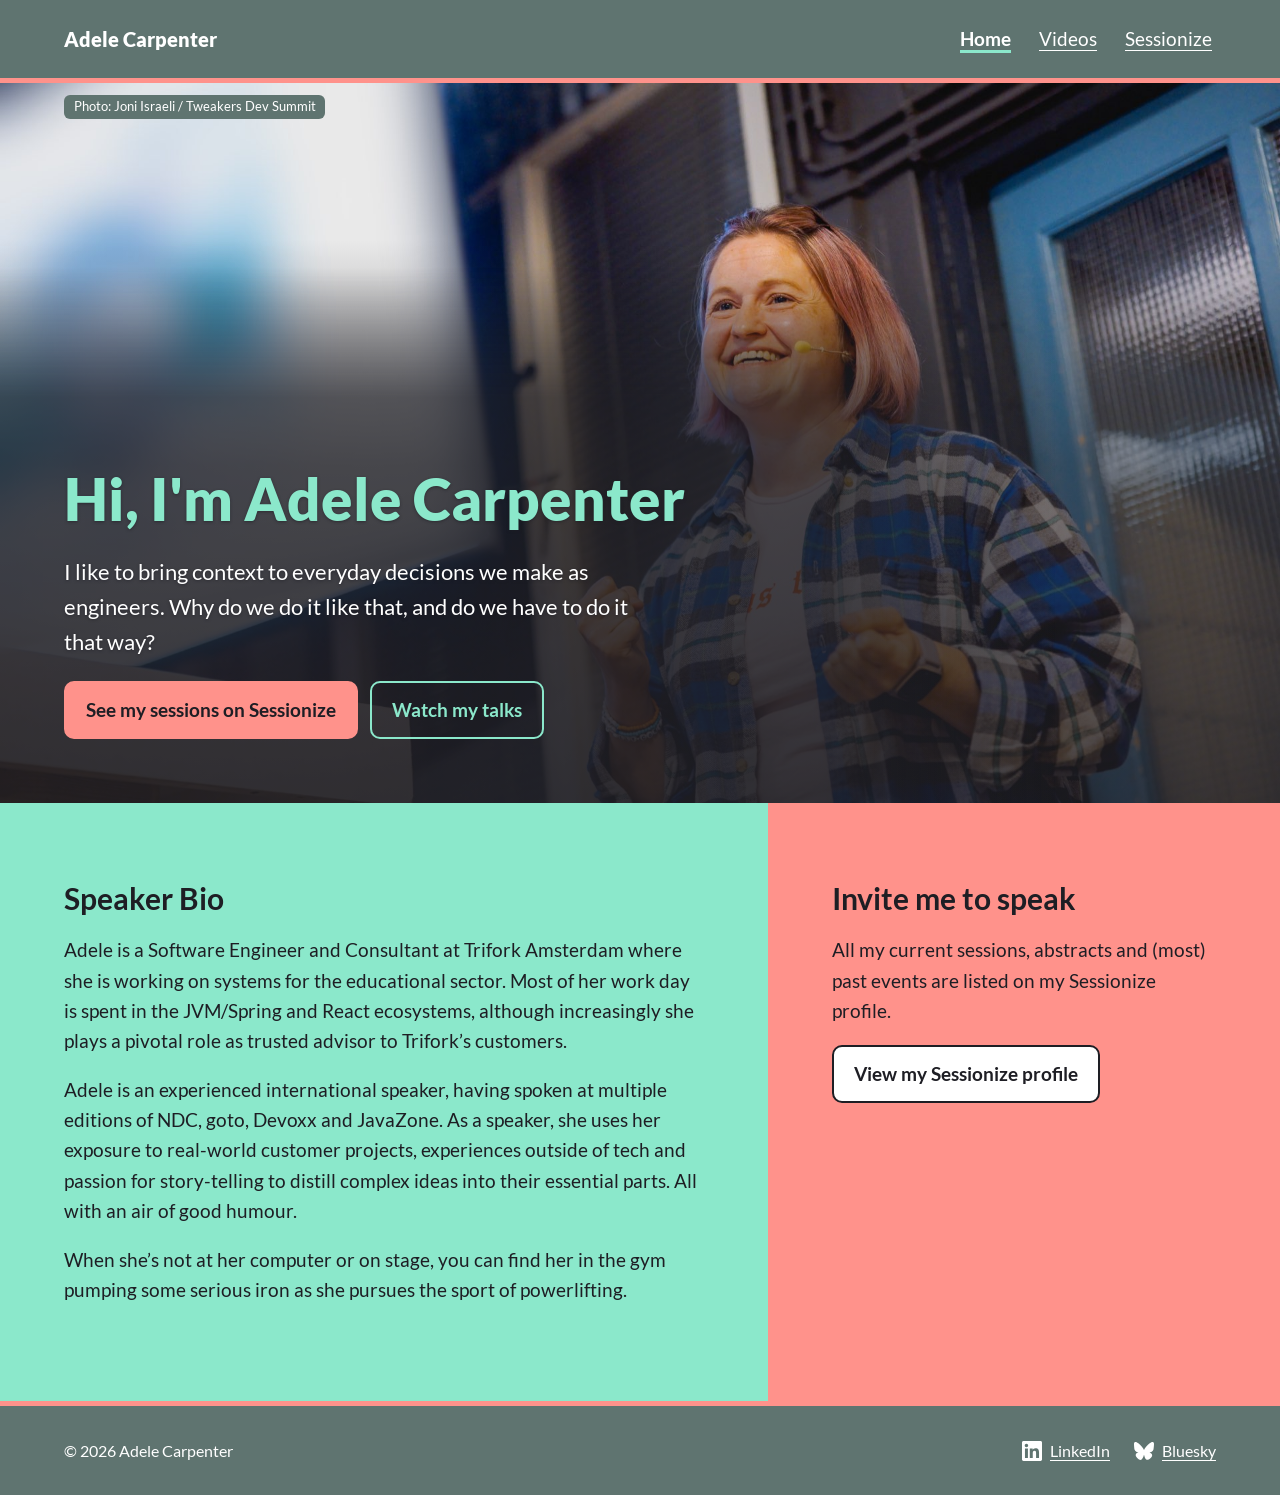
<file: index.html>
<!doctype html>
<html lang="en">
<head>
  <meta charset="utf-8">
  <meta name="viewport" content="width=device-width, initial-scale=1">
  <meta name="color-scheme" content="light dark">
  <title>Adele Carpenter – Software Engineer &amp; Conference Speaker</title>
  <meta name="description" content="Adele Carpenter: Software Engineer and Consultant at Trifork Amsterdam, and international tech conference speaker. I program computers and then speak about it in an entertaining way">
  <meta name="author" content="Adele Carpenter">
  <link rel="canonical" href="https://adelecarpenter.com/">
  <link rel="sitemap" type="application/xml" href="sitemap.xml">
  <link rel="icon" href="assets/favicon.svg" type="image/svg+xml">
  <link rel="icon" href="assets/favicon-48.png" type="image/png" sizes="48x48">
  <link rel="apple-touch-icon" href="assets/apple-touch-icon.png">
  <!-- Social previews (Open Graph / Bluesky / LinkedIn / X). URLs must be absolute. -->
  <meta property="og:type" content="profile">
  <meta property="og:site_name" content="Adele Carpenter">
  <meta property="og:title" content="Adele Carpenter – Software Engineer &amp; Conference Speaker">
  <meta property="og:description" content="Software Engineer at Trifork Amsterdam and international tech conference speaker. Talks, videos and speaker bio.">
  <meta property="og:url" content="https://adelecarpenter.com/">
  <meta property="og:image" content="https://adelecarpenter.com/assets/images/tweakers-devsummit-2026-108.jpg">
  <meta property="og:image:width" content="1920">
  <meta property="og:image:height" content="1280">
  <meta property="og:image:alt" content="Adele Carpenter on stage at Tweakers Dev Summit, smiling with both fists raised">
  <meta property="profile:first_name" content="Adele">
  <meta property="profile:last_name" content="Carpenter">
  <meta name="twitter:card" content="summary_large_image">
  <link rel="preload" href="assets/fonts/Lato/Lato-Regular.ttf" as="font" type="font/ttf" crossorigin>
  <link rel="stylesheet" href="assets/css/styles.css">
</head>
<body>
  <a class="skip-link" href="#main">Skip to main content</a>

  <header class="site-header">
  <div class="container header-inner">
    <a class="site-title" href="index.html">Adele Carpenter</a>
    <nav aria-label="Main">
      <ul class="nav-list">
        <li><a href="index.html" aria-current="page">Home</a></li>
        <li><a href="pages/videos.html">Videos</a></li>
        <li><a href="https://sessionize.com/adelecarpenter/">Sessionize</a></li>
      </ul>
    </nav>
  </div>
</header>


  <main id="main">
    <section class="hero" aria-labelledby="hero-heading">
      <!-- Hero photos (CSS-only slideshow). The first photo is the one shown
           when motion is reduced. Each photo has its own credit.
           To add a photo: copy the <li> block below, then un-comment the
           pause control further down (needed once there is more than one photo). -->
      <ul class="slides" aria-label="Photos of Adele speaking">
        <li>
          <figure>
            <img src="assets/images/tweakers-devsummit-2026-108.jpg"
                 alt="Adele Carpenter on stage at Tweakers Dev Summit, smiling with both fists raised, wearing a blue plaid shirt and a headset microphone"
                 width="1920" height="1280" style="object-position: 60% 30%">
            <figcaption class="photo-credit">Photo: Joni Israeli / Tweakers Dev Summit</figcaption>
          </figure>
        </li>
      </ul>

      <!-- Un-comment when the hero has more than one photo:
      <div class="slides-control">
        <input type="checkbox" id="pause-slides">
        <label for="pause-slides">Pause slideshow</label>
      </div>
      -->

      <div class="container hero-content band band-slate">
        <div class="hero-panel">
          <h1 id="hero-heading">Hi, I'm Adele Carpenter</h1>
          <p class="lede">
            I like to bring context to everyday decisions we make as engineers. Why do we do it like that, and do we have to do it that way?
          </p>
          <p class="actions">
            <a class="button" href="https://sessionize.com/adelecarpenter/">See my sessions on Sessionize</a>
            <a class="button button-secondary" href="pages/videos.html">Watch my talks</a>
          </p>
        </div>
      </div>
    </section>

    <div class="split">
      <!-- Structured data for search engines and agents (schema.org microdata, no script).
           The <meta>/<link> tags are invisible; keep them in sync with the bio and footer. -->
      <section class="band band-mint" aria-labelledby="about-heading" itemscope itemtype="https://schema.org/Person">
        <h2 id="about-heading">Speaker Bio</h2>
        <meta itemprop="name" content="Adele Carpenter">
        <meta itemprop="jobTitle" content="Software Engineer and Consultant">
        <meta itemprop="knowsAbout" content="Software engineering">
        <meta itemprop="knowsAbout" content="Java">
        <meta itemprop="knowsAbout" content="Spring">
        <meta itemprop="knowsAbout" content="Kotlin">
        <meta itemprop="knowsAbout" content="Public speaking">
        <link itemprop="url" href="https://adelecarpenter.com/">
        <link itemprop="image" href="https://adelecarpenter.com/assets/images/tweakers-devsummit-2026-108.jpg">
        <link itemprop="sameAs" href="https://sessionize.com/adelecarpenter/">
        <link itemprop="sameAs" href="https://www.linkedin.com/in/adele-carpenter-a988623a/">
        <link itemprop="sameAs" href="https://bsky.app/profile/97adele.bsky.social">
        <p itemprop="description">Adele is a Software Engineer and Consultant at <span itemprop="worksFor" itemscope itemtype="https://schema.org/Organization"><span itemprop="name">Trifork</span> Amsterdam<link itemprop="url" href="https://trifork.nl/"></span> where she is working on systems for the educational sector. Most of her work day is spent in the JVM/Spring and React ecosystems, although increasingly she plays a pivotal role as trusted advisor to Trifork’s customers.</p>

        <p>Adele is an experienced international speaker, having spoken at multiple editions of NDC, goto, Devoxx and JavaZone. As a speaker, she uses her exposure to real-world customer projects, experiences outside of tech and passion for story-telling to distill complex ideas into their essential parts. All with an air of good humour.</p>

        <p>When she’s not at her computer or on stage, you can find her in the gym pumping some serious iron as she pursues the sport of powerlifting.</p>
      </section>

      <section class="band band-salmon" aria-labelledby="book-heading">
        <h2 id="book-heading">Invite me to speak</h2>
        <p>All my current sessions, abstracts and (most) past events are listed on my Sessionize profile.</p>
        <p><a class="button" href="https://sessionize.com/adelecarpenter/">View my Sessionize profile</a></p>
      </section>
    </div>

  </main>

  <footer class="site-footer">
  <!-- Social icons: Simple Icons v13.21.0 (CC0) -->
  <div class="container footer-inner">
    <p>&copy; 2026 Adele Carpenter</p>
    <ul class="social-links">
      <li><a href="https://www.linkedin.com/in/adele-carpenter-a988623a/" rel="me"><svg class="icon" viewBox="0 0 24 24" fill="currentColor" aria-hidden="true" focusable="false"><path d="M20.447 20.452h-3.554v-5.569c0-1.328-.027-3.037-1.852-3.037-1.853 0-2.136 1.445-2.136 2.939v5.667H9.351V9h3.414v1.561h.046c.477-.9 1.637-1.85 3.37-1.85 3.601 0 4.267 2.37 4.267 5.455v6.286zM5.337 7.433c-1.144 0-2.063-.926-2.063-2.065 0-1.138.92-2.063 2.063-2.063 1.14 0 2.064.925 2.064 2.063 0 1.139-.925 2.065-2.064 2.065zm1.782 13.019H3.555V9h3.564v11.452zM22.225 0H1.771C.792 0 0 .774 0 1.729v20.542C0 23.227.792 24 1.771 24h20.451C23.2 24 24 23.227 24 22.271V1.729C24 .774 23.2 0 22.222 0h.003z"/></svg>LinkedIn</a></li>
      <li><a href="https://bsky.app/profile/97adele.bsky.social" rel="me"><svg class="icon" viewBox="0 0 24 24" fill="currentColor" aria-hidden="true" focusable="false"><path d="M12 10.8c-1.087-2.114-4.046-6.053-6.798-7.995C2.566.944 1.561 1.266.902 1.565.139 1.908 0 3.08 0 3.768c0 .69.378 5.65.624 6.479.815 2.736 3.713 3.66 6.383 3.364.136-.02.275-.039.415-.056-.138.022-.276.04-.415.056-3.912.58-7.387 2.005-2.83 7.078 5.013 5.19 6.87-1.113 7.823-4.308.953 3.195 2.05 9.271 7.733 4.308 4.267-4.308 1.172-6.498-2.74-7.078a8.741 8.741 0 0 1-.415-.056c.14.017.279.036.415.056 2.67.297 5.568-.628 6.383-3.364.246-.828.624-5.79.624-6.478 0-.69-.139-1.861-.902-2.206-.659-.298-1.664-.62-4.3 1.24C16.046 4.748 13.087 8.687 12 10.8Z"/></svg>Bluesky</a></li>
    </ul>
  </div>
</footer>

</body>
</html>
</file>
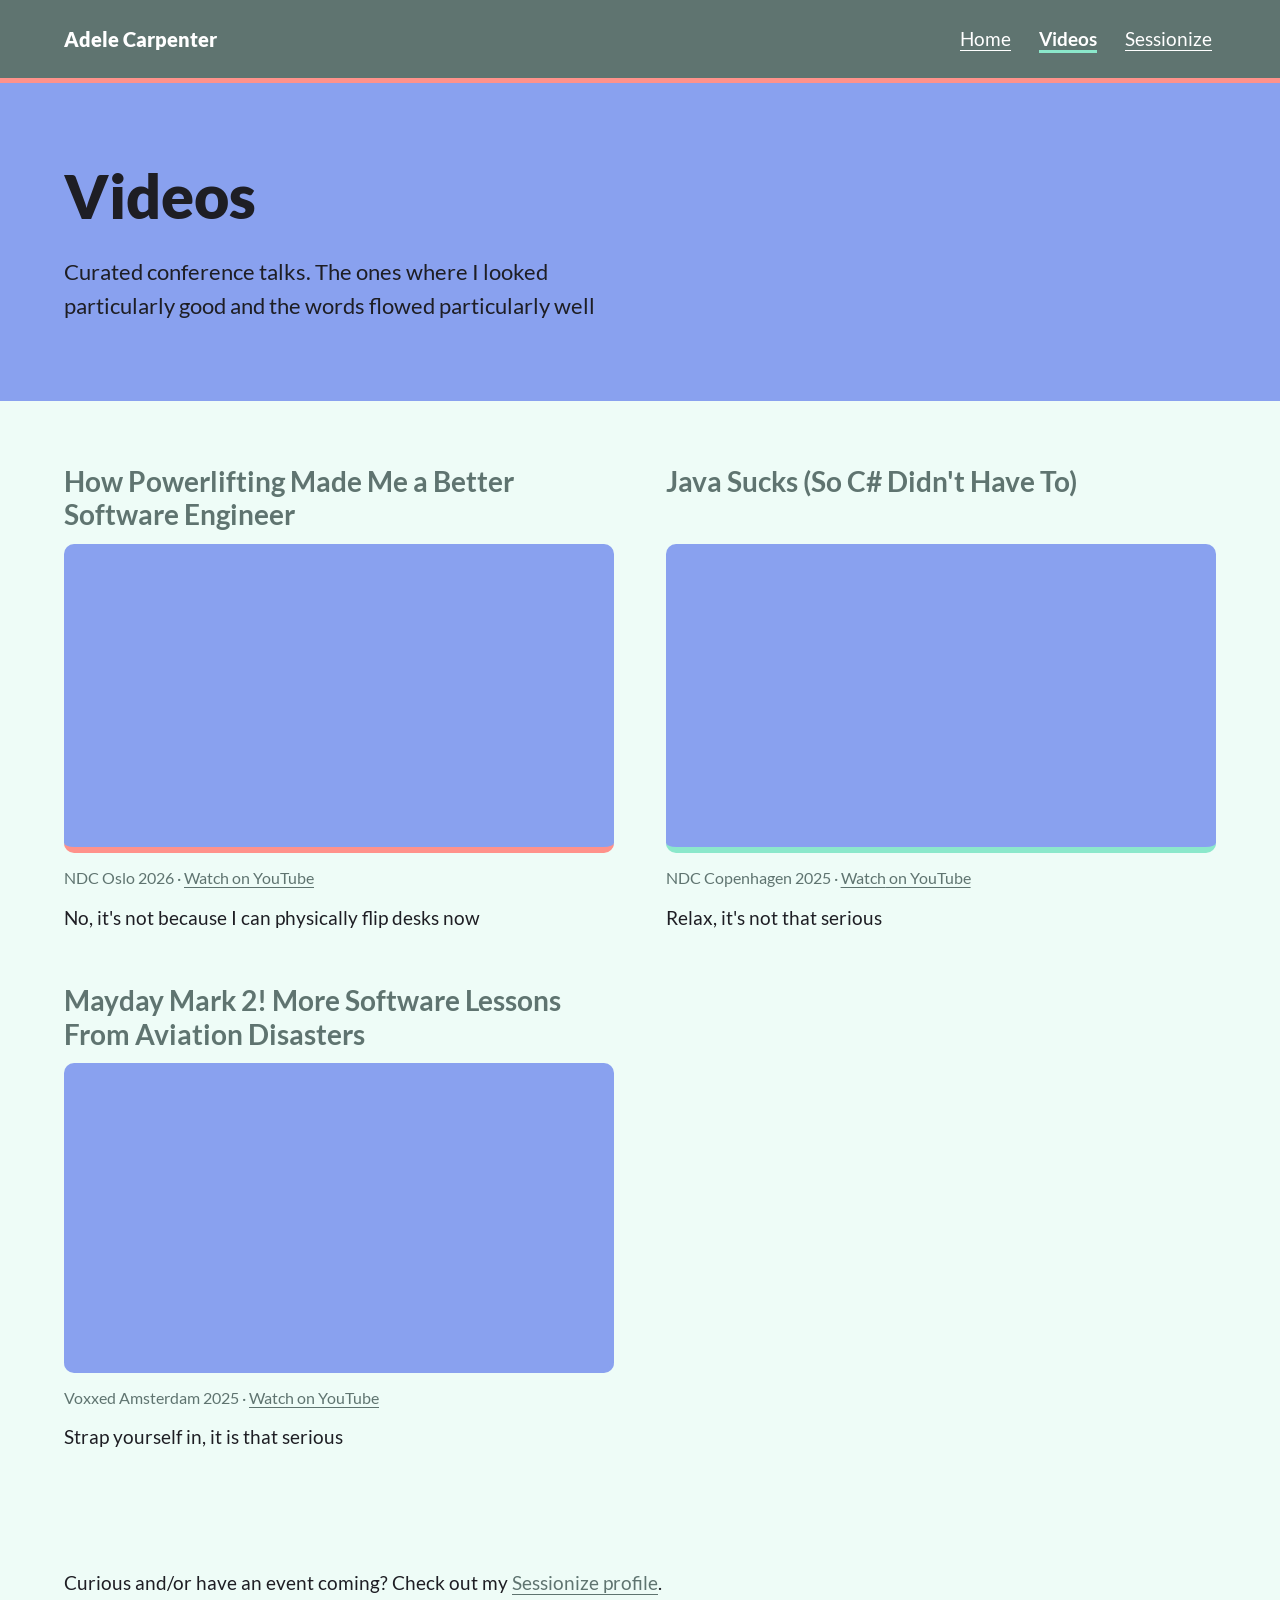
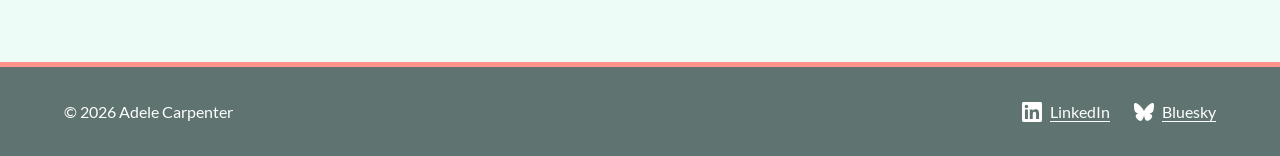
<file: pages/videos.html>
<!doctype html>
<html lang="en">
<head>
  <meta charset="utf-8">
  <meta name="viewport" content="width=device-width, initial-scale=1">
  <meta name="color-scheme" content="light dark">
  <title>Conference Talk Videos – Adele Carpenter</title>
  <meta name="description" content="Recorded conference talks by software engineer Adele Carpenter: powerlifting and engineering, Java versus C#, and software lessons from aviation disasters.">
  <meta name="author" content="Adele Carpenter">
  <link rel="canonical" href="https://adelecarpenter.com/pages/videos.html">
  <link rel="sitemap" type="application/xml" href="../sitemap.xml">
  <link rel="icon" href="../assets/favicon.svg" type="image/svg+xml">
  <link rel="icon" href="../assets/favicon-48.png" type="image/png" sizes="48x48">
  <link rel="apple-touch-icon" href="../assets/apple-touch-icon.png">
  <!-- Social previews (Open Graph / Bluesky / LinkedIn / X). URLs must be absolute. -->
  <meta property="og:type" content="website">
  <meta property="og:site_name" content="Adele Carpenter">
  <meta property="og:title" content="Conference Talk Videos – Adele Carpenter">
  <meta property="og:description" content="Recorded conference talks from NDC, Voxxed and more by software engineer Adele Carpenter.">
  <meta property="og:url" content="https://adelecarpenter.com/pages/videos.html">
  <meta property="og:image" content="https://adelecarpenter.com/assets/images/tweakers-devsummit-2026-108.jpg">
  <meta property="og:image:width" content="1920">
  <meta property="og:image:height" content="1280">
  <meta property="og:image:alt" content="Adele Carpenter on stage at Tweakers Dev Summit, smiling with both fists raised">
  <meta name="twitter:card" content="summary_large_image">
  <link rel="preload" href="../assets/fonts/Lato/Lato-Regular.ttf" as="font" type="font/ttf" crossorigin>
  <link rel="stylesheet" href="../assets/css/styles.css">
</head>
<body>
  <a class="skip-link" href="#main">Skip to main content</a>

  <header class="site-header">
  <div class="container header-inner">
    <a class="site-title" href="../index.html">Adele Carpenter</a>
    <nav aria-label="Main">
      <ul class="nav-list">
        <li><a href="../index.html">Home</a></li>
        <li><a href="videos.html" aria-current="page">Videos</a></li>
        <li><a href="https://sessionize.com/adelecarpenter/">Sessionize</a></li>
      </ul>
    </nav>
  </div>
</header>


  <main id="main">
    <div class="band band-periwinkle page-intro">
      <div class="container">
        <h1>Videos</h1>
        <p class="lede">Curated conference talks. The ones where I looked particularly good and the words flowed particularly well</p>
      </div>
    </div>

    <div class="container">
      <!-- To add a video: copy one <li class="video-card"> block. Take the ID from its
           YouTube URL (youtube.com/watch?v=THIS_PART or youtu.be/THIS_PART) and put it in
           THREE places: the iframe src, the "Watch on YouTube" link, and the thumbnailUrl
           <link>. Put the talk title in THREE places: the <h2>, the iframe's title
           attribute, and the hidden <span> inside the "Watch on YouTube" link (screen
           readers announce the last two). The itemprop/itemscope attributes are
           schema.org microdata for search engines and agents; keep them. -->
      <ul class="video-list">
        <li class="video-card" itemscope itemtype="https://schema.org/VideoObject">
          <link itemprop="thumbnailUrl" href="https://i.ytimg.com/vi/H60E_8ZWh74/hqdefault.jpg">
          <h2 itemprop="name">How Powerlifting Made Me a Better Software Engineer</h2>
          <div class="video-frame">
            <iframe itemprop="embedUrl" src="https://www.youtube-nocookie.com/embed/H60E_8ZWh74"
                    title="How Powerlifting Made Me a Better Software Engineer"
                    loading="lazy"
                    allow="accelerometer; clipboard-write; encrypted-media; gyroscope; picture-in-picture; web-share"
                    referrerpolicy="strict-origin-when-cross-origin"
                    allowfullscreen></iframe>
          </div>
          <p class="meta">NDC Oslo 2026 · <a itemprop="url" href="https://www.youtube.com/watch?v=H60E_8ZWh74">Watch<span class="visually-hidden"> How Powerlifting Made Me a Better Software Engineer</span> on YouTube</a></p>
          <p itemprop="description">No, it's not because I can physically flip desks now</p>
        </li>
        <li class="video-card" itemscope itemtype="https://schema.org/VideoObject">
          <link itemprop="thumbnailUrl" href="https://i.ytimg.com/vi/GiRz1t5ptrQ/hqdefault.jpg">
          <h2 itemprop="name">Java Sucks (So C# Didn't Have To)</h2>
          <div class="video-frame">
            <iframe itemprop="embedUrl" src="https://www.youtube-nocookie.com/embed/GiRz1t5ptrQ"
                    title="Java Sucks (So C# Didn't Have To)"
                    loading="lazy"
                    allow="accelerometer; clipboard-write; encrypted-media; gyroscope; picture-in-picture; web-share"
                    referrerpolicy="strict-origin-when-cross-origin"
                    allowfullscreen></iframe>
          </div>
          <p class="meta">NDC Copenhagen 2025 · <a itemprop="url" href="https://www.youtube.com/watch?v=GiRz1t5ptrQ">Watch<span class="visually-hidden"> Java Sucks (So C# Didn't Have To)</span> on YouTube</a></p>
          <p itemprop="description">Relax, it's not that serious</p>
        </li>
        <li class="video-card" itemscope itemtype="https://schema.org/VideoObject">
          <link itemprop="thumbnailUrl" href="https://i.ytimg.com/vi/6lEVtTJrfkI/hqdefault.jpg">
          <h2 itemprop="name">Mayday Mark 2! More Software Lessons From Aviation Disasters</h2>
          <div class="video-frame">
            <iframe itemprop="embedUrl" src="https://www.youtube-nocookie.com/embed/6lEVtTJrfkI"
                    title="Mayday Mark 2! More Software Lessons From Aviation Disasters"
                    loading="lazy"
                    allow="accelerometer; clipboard-write; encrypted-media; gyroscope; picture-in-picture; web-share"
                    referrerpolicy="strict-origin-when-cross-origin"
                    allowfullscreen></iframe>
          </div>
          <p class="meta">Voxxed Amsterdam 2025 · <a itemprop="url" href="https://www.youtube.com/watch?v=6lEVtTJrfkI">Watch<span class="visually-hidden"> Mayday Mark 2! More Software Lessons From Aviation Disasters</span> on YouTube</a></p>
          <p itemprop="description">Strap yourself in, it is that serious</p>
        </li>
      </ul>

      <p class="video-footnote">Curious and/or have an event coming? Check out my <a href="https://sessionize.com/adelecarpenter/">Sessionize profile</a>.</p>
    </div>

  </main>

  <footer class="site-footer">
  <!-- Social icons: Simple Icons v13.21.0 (CC0) -->
  <div class="container footer-inner">
    <p>&copy; 2026 Adele Carpenter</p>
    <ul class="social-links">
      <li><a href="https://www.linkedin.com/in/adele-carpenter-a988623a/" rel="me"><svg class="icon" viewBox="0 0 24 24" fill="currentColor" aria-hidden="true" focusable="false"><path d="M20.447 20.452h-3.554v-5.569c0-1.328-.027-3.037-1.852-3.037-1.853 0-2.136 1.445-2.136 2.939v5.667H9.351V9h3.414v1.561h.046c.477-.9 1.637-1.85 3.37-1.85 3.601 0 4.267 2.37 4.267 5.455v6.286zM5.337 7.433c-1.144 0-2.063-.926-2.063-2.065 0-1.138.92-2.063 2.063-2.063 1.14 0 2.064.925 2.064 2.063 0 1.139-.925 2.065-2.064 2.065zm1.782 13.019H3.555V9h3.564v11.452zM22.225 0H1.771C.792 0 0 .774 0 1.729v20.542C0 23.227.792 24 1.771 24h20.451C23.2 24 24 23.227 24 22.271V1.729C24 .774 23.2 0 22.222 0h.003z"/></svg>LinkedIn</a></li>
      <li><a href="https://bsky.app/profile/97adele.bsky.social" rel="me"><svg class="icon" viewBox="0 0 24 24" fill="currentColor" aria-hidden="true" focusable="false"><path d="M12 10.8c-1.087-2.114-4.046-6.053-6.798-7.995C2.566.944 1.561 1.266.902 1.565.139 1.908 0 3.08 0 3.768c0 .69.378 5.65.624 6.479.815 2.736 3.713 3.66 6.383 3.364.136-.02.275-.039.415-.056-.138.022-.276.04-.415.056-3.912.58-7.387 2.005-2.83 7.078 5.013 5.19 6.87-1.113 7.823-4.308.953 3.195 2.05 9.271 7.733 4.308 4.267-4.308 1.172-6.498-2.74-7.078a8.741 8.741 0 0 1-.415-.056c.14.017.279.036.415.056 2.67.297 5.568-.628 6.383-3.364.246-.828.624-5.79.624-6.478 0-.69-.139-1.861-.902-2.206-.659-.298-1.664-.62-4.3 1.24C16.046 4.748 13.087 8.687 12 10.8Z"/></svg>Bluesky</a></li>
    </ul>
  </div>
</footer>

</body>
</html>
</file>
<file: assets/css/styles.css>
/* ---------- Fonts: Lato (self-hosted, SIL Open Font License) ---------- */
@font-face {
  font-family: "Lato";
  src: url("../fonts/Lato/Lato-Regular.ttf") format("truetype");
  font-weight: 400;
  font-style: normal;
  font-display: swap;
}
@font-face {
  font-family: "Lato";
  src: url("../fonts/Lato/Lato-Italic.ttf") format("truetype");
  font-weight: 400;
  font-style: italic;
  font-display: swap;
}
@font-face {
  font-family: "Lato";
  src: url("../fonts/Lato/Lato-Bold.ttf") format("truetype");
  font-weight: 700;
  font-style: normal;
  font-display: swap;
}
@font-face {
  font-family: "Lato";
  src: url("../fonts/Lato/Lato-BoldItalic.ttf") format("truetype");
  font-weight: 700;
  font-style: italic;
  font-display: swap;
}
@font-face {
  font-family: "Lato";
  src: url("../fonts/Lato/Lato-Black.ttf") format("truetype");
  font-weight: 900;
  font-style: normal;
  font-display: swap;
}

/* ---------- Colour palette ---------- */
/*
  Palette:  slate #5F7470 · salmon #FF928B · mint #8BE8CB · periwinkle #89A1EF · ink #1E1E24
  The page is built from full-width colour bands. Each band sets its own text,
  link, button and focus colours so every pairing passes WCAG AA
  (4.5:1 for normal text, 3:1 for large text and focus outlines):
    ink on mint 11.5 · ink on salmon 7.7 · ink on periwinkle 6.6
    white on slate 5.0 · mint on slate 3.4 (large headings only)
    slate on mint-tint 4.7 · ink on mint-tint 15.7
*/
:root {
  --slate: #5F7470;
  --salmon: #FF928B;
  --mint: #8BE8CB;
  --periwinkle: #89A1EF;
  --ink: #1E1E24;
  --white: #FFFFFF;
  --mint-tint: #EEFCF7;  /* 15% mint on white, used as the light page background */

  --bg: var(--mint-tint);
  --text: var(--ink);
  --heading: var(--slate);
  --muted: var(--slate);
  --link: var(--slate);
  --button-bg: var(--salmon);
  --button-text: var(--ink);
  --button-border: var(--salmon);
  --button-secondary: var(--ink);
  --placeholder: var(--periwinkle);  /* shown while images are missing */
  --focus: var(--slate);

  --radius: 10px;
  /* Side gutter grows with the screen: 1rem on phones, up to 5rem on large screens */
  --gutter: clamp(1rem, 5vw, 5rem);
}

@media (prefers-color-scheme: dark) {
  :root {
    --bg: var(--ink);
    --text: var(--white);
    --heading: var(--salmon);
    --muted: var(--periwinkle);
    --link: var(--mint);
    --button-secondary: var(--salmon);
    --placeholder: var(--slate);
    --focus: var(--mint);
  }
}

/* ---------- Colour bands (same in light and dark mode) ---------- */
.band {
  background: var(--band-bg);
  color: var(--text);
  padding-block: clamp(2.5rem, 6vw, 5rem);
}
.band h2:first-child { margin-top: 0; }

.band-mint {
  --band-bg: var(--mint);
  --text: var(--ink); --heading: var(--ink); --muted: var(--ink); --link: var(--ink); --focus: var(--ink);
  --button-bg: var(--salmon); --button-text: var(--ink); --button-border: var(--ink);
}
.band-salmon {
  --band-bg: var(--salmon);
  --text: var(--ink); --heading: var(--ink); --muted: var(--ink); --link: var(--ink); --focus: var(--ink);
  --button-bg: var(--white); --button-text: var(--ink); --button-border: var(--ink);
}
.band-periwinkle {
  --band-bg: var(--periwinkle);
  --text: var(--ink); --heading: var(--ink); --muted: var(--ink); --link: var(--ink); --focus: var(--ink);
  --button-bg: var(--mint); --button-text: var(--ink); --button-border: var(--ink);
}
.band-slate {
  --band-bg: var(--slate);
  --text: var(--white); --heading: var(--mint); --muted: var(--white); --link: var(--white); --focus: var(--mint);
  --button-bg: var(--salmon); --button-text: var(--ink); --button-border: var(--salmon);
  --button-secondary: var(--white);
}

/* ---------- Base ---------- */
*,
*::before,
*::after { box-sizing: border-box; }

html {
  -webkit-text-size-adjust: 100%;
  /* Fills any space below a short page with the footer colour */
  background: var(--slate);
}

body {
  margin: 0;
  background: var(--bg);
  color: var(--text);
  font-family: "Lato", system-ui, -apple-system, "Segoe UI", Roboto, "Helvetica Neue", Arial, sans-serif;
  /* Fluid type: ~16px on phones, ~20px on large screens (still respects browser zoom) */
  font-size: clamp(1rem, 0.9rem + 0.35vw, 1.25rem);
  line-height: 1.6;
  /* Keep the footer at the bottom of the window on short pages: spare space
     goes to <main> (page background) instead of showing below the footer. */
  min-height: 100vh;
  min-height: 100svh;
  display: flex;
  flex-direction: column;
}
body > main { flex: 1 0 auto; }

/* Layout spans the full width, but long lines of text are hard to read,
   so paragraphs stop at a comfortable line length. */
p { max-width: 70ch; }

h1, h2, h3 { line-height: 1.2; color: var(--heading); }
h1 { font-size: clamp(2rem, 1.4rem + 3vw, 4rem); font-weight: 900; margin: 0 0 1rem; }
h2 { font-size: clamp(1.4rem, 3vw, 1.9rem); font-weight: 700; margin: 2.5rem 0 1rem; }

a { color: var(--link); text-underline-offset: 0.2em; }
a:hover { text-decoration-thickness: 2px; }

:focus-visible {
  outline: 3px solid var(--focus);
  outline-offset: 3px;
  border-radius: 2px;
}

img {
  display: block;
  max-width: 100%;
  height: auto;
  /* Shows a neutral box while images are missing or loading */
  background: var(--placeholder);
  border-radius: var(--radius);
}

.container {
  width: 100%;
  padding-inline: var(--gutter);
}

/* Hidden visually, still read by screen readers */
.visually-hidden {
  position: absolute !important;
  width: 1px; height: 1px;
  margin: -1px; padding: 0;
  overflow: hidden;
  clip: rect(0 0 0 0);
  clip-path: inset(50%);
  white-space: nowrap;
  border: 0;
}

/* ---------- Skip link ---------- */
.skip-link {
  position: absolute;
  left: 1rem;
  top: -100px;
  padding: 0.75rem 1rem;
  background: var(--ink);
  color: var(--mint);
  font-weight: 700;
  z-index: 10;
}
.skip-link:focus { top: 1rem; }

/* ---------- Header / nav ---------- */
/* Header: slate with white text, salmon rule underneath (both themes) */
.site-header {
  --focus: var(--mint);
  background: var(--slate);
  color: var(--white);
  border-bottom: 5px solid var(--salmon);
}

.header-inner {
  display: flex;
  flex-wrap: wrap;
  align-items: center;
  justify-content: space-between;
  gap: 0.5rem 1.5rem;
  padding-block: 1rem;
}

.site-title {
  font-weight: 900;
  font-size: 1.25rem;
  color: var(--white);
  text-decoration: none;
}

.nav-list {
  display: flex;
  flex-wrap: wrap;
  gap: 0.25rem 1.25rem;
  list-style: none;
  margin: 0;
  padding: 0;
}

.nav-list a {
  display: inline-block;
  padding: 0.5rem 0.25rem; /* comfortable touch target */
  color: var(--white);
}
.nav-list a[aria-current="page"] {
  font-weight: 700;
  text-decoration-thickness: 3px;
  text-decoration-color: var(--mint);
}



.lede { font-size: 1.15em; color: var(--muted); max-width: 45ch; }

.actions { display: flex; flex-wrap: wrap; gap: 0.75rem; margin-bottom: 0; }

.button {
  display: inline-block;
  padding: 0.75rem 1.25rem;
  border: 2px solid var(--button-border);
  border-radius: var(--radius);
  background: var(--button-bg);
  color: var(--button-text);
  font-weight: 700;
  text-decoration: none;
}
.button:hover { text-decoration: underline; }
.button-secondary { background: transparent; border-color: var(--button-secondary); color: var(--button-secondary); }

/* ---------- Hero with rotating photos (CSS only, no JS) ---------- */
/*
  7 slides x 6s each = 42s cycle.
  Slide 1 is a static base layer; slides 2-7 fade in on top of it in turn.
  If you add or remove slides, update --cycle, the keyframe
  percentages (100 / count) and the nth-child delays below.
*/
/*
  Phones (default): photo on top, text panel underneath so it never hides the photo.
  Tablets and up (48rem+): full-width photo banner with the text panel overlaid.
*/
.hero {
  --slide-time: 6s;
  --cycle: 42s; /* slide-time x number of slides */
  position: relative;
  overflow: hidden;
  background: var(--placeholder);
}

.slides {
  position: relative;
  aspect-ratio: 4 / 3;
  margin: 0;
  padding: 0;
  list-style: none;
}

.slides li {
  position: absolute;
  inset: 0;
  opacity: 0;
  animation: hero-fade var(--cycle) infinite;
}
.slides li:first-child { opacity: 1; animation: none; }
.slides li:nth-child(2) { animation-delay: calc(var(--slide-time) * 1); }
.slides li:nth-child(3) { animation-delay: calc(var(--slide-time) * 2); }
.slides li:nth-child(4) { animation-delay: calc(var(--slide-time) * 3); }
.slides li:nth-child(5) { animation-delay: calc(var(--slide-time) * 4); }
.slides li:nth-child(6) { animation-delay: calc(var(--slide-time) * 5); }
.slides li:nth-child(7) { animation-delay: calc(var(--slide-time) * 6); }

.slides figure {
  position: relative;
  height: 100%;
  margin: 0;
}

/* Photo credit: small label in the top-left corner of each photo,
   clear of the text overlay (bottom-left) and pause control (top-right).
   It fades in and out together with its photo. */
.photo-credit {
  position: absolute;
  top: 0.75rem;
  left: var(--gutter);
  padding: 0.2rem 0.6rem;
  border-radius: 6px;
  background: var(--slate);
  color: var(--white);
  font-size: 0.8rem;
  line-height: 1.4;
}

.slides img {
  width: 100%;
  height: 100%;
  object-fit: cover;
  object-position: center;
  border-radius: 0;
}

/* Each slide is 1/7 (~14.3%) of the cycle; the extra 3% is the crossfade. */
@keyframes hero-fade {
  0%     { opacity: 0; }
  3%     { opacity: 1; }
  14.3%  { opacity: 1; }
  17.3%  { opacity: 0; }
  100%   { opacity: 0; }
}

/* Pause: the checkbox (keyboard + screen reader accessible), or mouse hover */
.hero:has(#pause-slides:checked) .slides li,
.slides:hover li {
  animation-play-state: paused;
}

.slides-control {
  position: absolute;
  top: 1rem;
  right: var(--gutter);
  z-index: 2;
  display: flex;
  align-items: center;
  gap: 0.5rem;
  padding: 0.4rem 0.75rem;
  border-radius: var(--radius);
  background: var(--slate);
  color: var(--white);
  font-size: 1rem;
}
.slides-control input {
  width: 1.25rem;
  height: 1.25rem;
  margin: 0;
  accent-color: var(--mint);
}
.slides-control label { cursor: pointer; }

.hero-content {
  position: relative;
  z-index: 1;
}

/* Phones: text sits in a slate band below the photo (.band-slate in the HTML) */
.hero-content { padding-block: 1.75rem 2rem; }
.hero-panel h1 { font-size: clamp(1.75rem, 1.2rem + 3vw, 4.5rem); }

/* Buttons go full width on small phones for easier tapping */
@media (max-width: 30rem) {
  .actions .button { flex: 1 1 100%; text-align: center; }
}

/* Tablets and up: text overlays the photo. No box: a dark gradient fades up
   from the bottom of the photo so white text stays readable on any image. */
@media (min-width: 48rem) {
  .hero {
    display: flex;
    align-items: flex-end;
    /* svh = small viewport height, avoids jumps from mobile browser toolbars */
    min-height: clamp(28rem, 80svh, 60rem);
  }
  .slides {
    position: absolute;
    inset: 0;
    aspect-ratio: auto;
  }
  /* Over the photo: a dark fade keeps text readable on any image,
     with mint heading, salmon button and mint outline button for colour. */
  .hero-content {
    --heading: var(--mint);
    --text: var(--white);
    --button-secondary: var(--mint);
    padding-top: clamp(6rem, 18vw, 14rem);
    padding-bottom: clamp(2rem, 5vw, 4rem);
    /* Shading = a light fade up from the bottom (here) + a darker patch behind
       the text only (::before). Combined, the text keeps WCAG contrast even over
       a white pixel: headline >= 5.3:1, body text and buttons >= 9:1. */
    background: linear-gradient(to top,
      rgb(30 30 36 / 0.75) 0%,
      rgb(30 30 36 / 0.5) 60%,
      rgb(30 30 36 / 0) 100%);
  }
  /* Darker patch behind the text column: fades out to the right (text ends at
     most ~48rem in from the gutter) and towards the top (the headline starts
     at most ~67% up), so the rest of the photo stays clear and there are no
     hard edges. */
  .hero-content::before {
    content: "";
    position: absolute;
    inset: 0;
    z-index: -1;
    background: linear-gradient(to right,
      rgb(30 30 36 / 0.6) 0,
      rgb(30 30 36 / 0.6) calc(var(--gutter) + 48rem),
      rgb(30 30 36 / 0) calc(var(--gutter) + 62rem));
    mask-image: linear-gradient(to top, #000 0%, #000 72%, transparent 95%);
  }
  .hero-panel {
    max-width: 48rem;
    padding: 0;
    color: var(--white);
    text-shadow: 0 1px 3px rgb(30 30 36 / 0.6);
  }
  .hero-panel .lede { color: var(--white); }
  .hero-panel .button { text-shadow: none; }
}
.hero .slides-control :focus-visible { outline-color: var(--mint); }

/* No motion requested: show only the first photo, hide the pause control */
@media (prefers-reduced-motion: reduce) {
  .slides li:not(:first-child) { display: none; }
  .slides-control { display: none; }
}

/* ---------- About (mint) + Invite (salmon): stacked on phones, side by side on wide screens ---------- */
.split { display: grid; }
.split > .band { padding-inline: var(--gutter); }
@media (min-width: 60rem) {
  .split { grid-template-columns: 3fr 2fr; }
}

/* ---------- Videos page ---------- */
.page-intro h1 { margin-bottom: 0.5rem; }
.page-intro .lede { margin-bottom: 0; }

/* Big thumbnails: 1 column on phones/tablets, 2 on wide screens, 3 on very wide */
.video-list {
  list-style: none;
  margin: clamp(2.5rem, 6vw, 4rem) 0;
  padding: 0;
  display: grid;
  grid-template-columns: repeat(auto-fill, minmax(min(100%, 34rem), 1fr));
  /* No row gap here: cards use subgrid, so a row gap would also be inserted
     between the title, video and text inside each card. Spacing between rows
     of cards comes from the margin below each card's last item instead. */
  column-gap: clamp(2rem, 4vw, 3.5rem);
}

/* Each card spans 4 rows of the list's grid (title, video, meta, description)
   and shares them via subgrid, so videos side by side always line up even when
   one title wraps onto more lines than the other. */
.video-card {
  display: grid;
  grid-row: span 4;
  grid-template-rows: subgrid;
  row-gap: 0.75rem;
  align-content: start;
  /* Each video gets an accent colour from the palette, in turn */
  --card-accent: var(--salmon);
}
.video-card:nth-child(3n + 2) { --card-accent: var(--mint); }
.video-card:nth-child(3n + 3) { --card-accent: var(--periwinkle); }

/* Responsive 16:9 YouTube embed */
.video-frame {
  aspect-ratio: 16 / 9;
  border-radius: var(--radius);
  overflow: hidden;
  background: var(--placeholder);
  border-bottom: 6px solid var(--card-accent);
}
.video-frame iframe {
  display: block;
  width: 100%;
  height: 100%;
  border: 0;
}
.video-card h2 { margin: 0; font-size: clamp(1.3rem, 1.1rem + 0.8vw, 1.75rem); }
.video-card p { margin: 0; }
.video-card > :last-child { margin-bottom: clamp(2rem, 4vw, 3.5rem); }
.meta { color: var(--muted); font-size: 1rem; }
.video-footnote { margin: 0 0 clamp(2.5rem, 6vw, 4rem); }

/* ---------- Footer ---------- */
/* Footer: periwinkle with ink text, mint rule on top (both themes) */
.site-footer {
  --link: var(--white);   /* white on slate 4.98:1 (ink would be only 3.33:1) */
  --focus: var(--mint);   /* mint on slate 3.44:1 */
  background: var(--slate);
  border-top: 5px solid var(--salmon);
  padding-block: 1.5rem;
  color: var(--white);
  font-size: 1rem;
}

/* Footer: copyright left, social links right (stacked on narrow screens) */
.footer-inner {
  display: flex;
  flex-wrap: wrap;
  align-items: center;
  justify-content: space-between;
  gap: 0.5rem 2rem;
}
.footer-inner p { margin: 0; }

.social-links {
  display: flex;
  flex-wrap: wrap;
  gap: 0.25rem 1.5rem;
  list-style: none;
  margin: 0;
  padding: 0;
}
.social-links a {
  display: inline-flex;
  align-items: center;
  gap: 0.5rem;
  padding-block: 0.5rem; /* comfortable touch target */
}

/* Inline SVG icons: fill="currentColor" makes them take the link's text colour
   (this also works in Windows High Contrast mode) */
.icon {
  width: 1.25em;
  height: 1.25em;
  flex-shrink: 0;
}

/* ---------- Motion ---------- */
@media (prefers-reduced-motion: reduce) {
  * { animation: none !important; transition: none !important; scroll-behavior: auto !important; }
}
</file>
